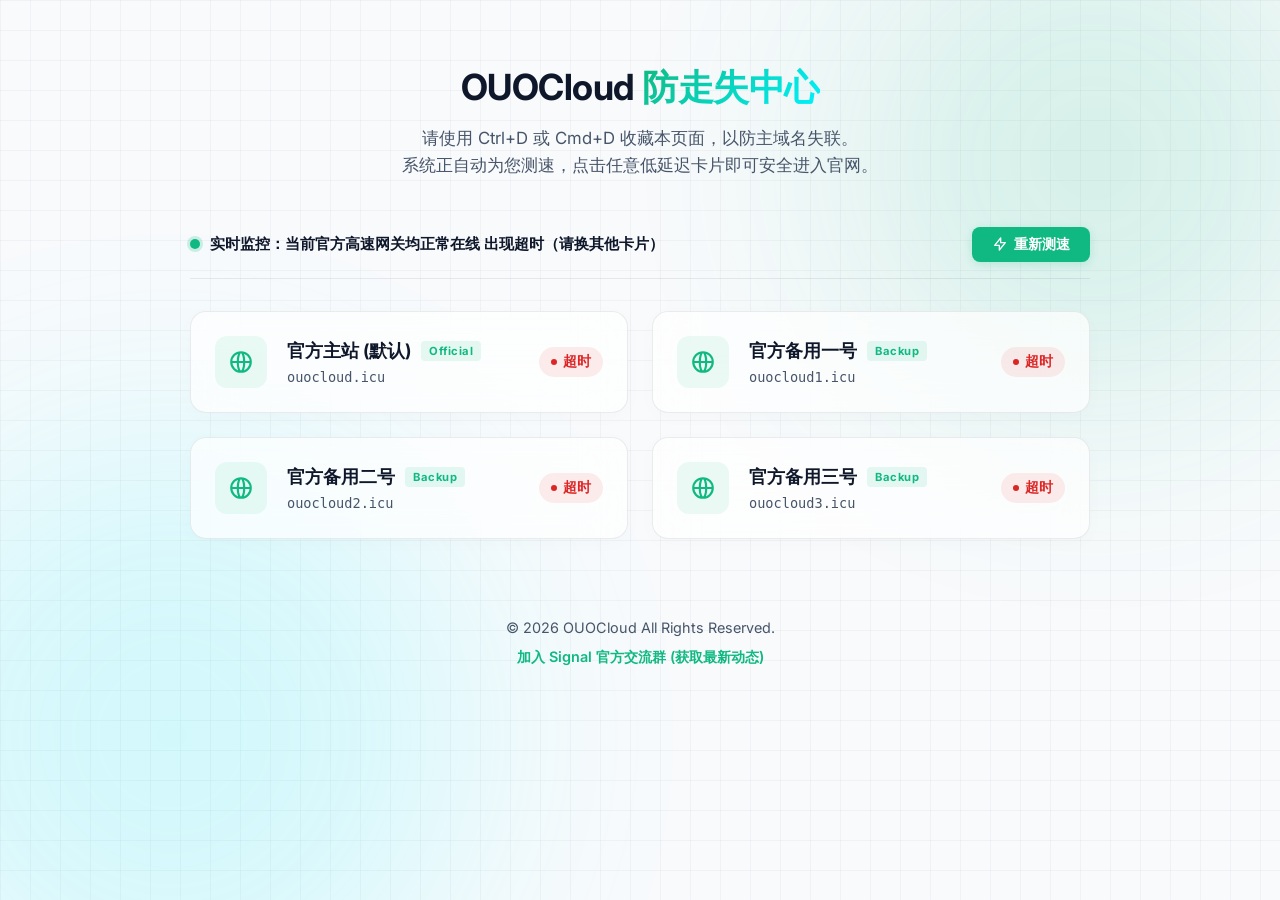
<file: nav.html>
<!DOCTYPE html>
<html lang="zh-CN">

<head>
  <meta charset="UTF-8">
  <meta name="viewport" content="width=device-width, initial-scale=1.0">
  <title>OUOCloud - 安全导航发布页 (防走失)</title>
  <meta name="description" content="OUOCloud 官方发布页，实时测速获取最新可用网址。">
  <link rel="preconnect" href="https://fonts.googleapis.com" />
  <link rel="preconnect" href="https://fonts.gstatic.com" crossorigin />
  <link href="https://fonts.googleapis.com/css2?family=Inter:wght@300;400;500;600;700&display=swap" rel="stylesheet" />
  <style>
    :root {
      --primary-gradient: linear-gradient(135deg, #10b981 0%, #059669 100%);
      --bg-light: #f8fafc;
      --card-bg: rgba(255, 255, 255, 0.7);
      --card-border: rgba(15, 23, 42, 0.08);
      --card-border-hover: rgba(16, 185, 129, 0.35);
      --text-primary: #0f172a;
      --text-secondary: #475569;
      --primary-green: #10b981;
      --primary-cyan: #0ea5e9;
      --gradient: linear-gradient(135deg, #10b981 0%, #00f2fe 100%);
    }

    * {
      margin: 0;
      padding: 0;
      box-sizing: border-box;
      font-family: 'Inter', system-ui, -apple-system, sans-serif;
    }

    body {
      background-color: var(--bg-light);
      color: var(--text-primary);
      min-height: 100vh;
      display: flex;
      flex-direction: column;
      align-items: center;
      padding: 4rem 1.5rem;
      position: relative;
      overflow-x: hidden;
    }

    /* Ambient Animated Background Grid & Shapes (Matches Main Site) */
    .bg-gradient-shapes {
      position: fixed;
      top: 0;
      left: 0;
      width: 100vw;
      height: 100vh;
      overflow: hidden;
      z-index: -2;
      pointer-events: none;
      background-image:
        linear-gradient(to right, rgba(15, 23, 42, 0.035) 1px, transparent 1px),
        linear-gradient(to bottom, rgba(15, 23, 42, 0.035) 1px, transparent 1px);
      background-size: 30px 30px;
    }

    .shape {
      position: absolute;
      border-radius: 50%;
      filter: blur(120px);
      opacity: 0.15;
      animation: float-shapes 20s infinite alternate ease-in-out;
    }

    .shape-1 {
      width: 500px;
      height: 500px;
      background: #10b981;
      top: -10%;
      right: -5%;
    }

    .shape-2 {
      width: 600px;
      height: 600px;
      background: #00f2fe;
      bottom: -15%;
      left: -10%;
      animation-delay: -5s;
    }

    @keyframes float-shapes {
      0% {
        transform: translate(0, 0) scale(1);
      }

      50% {
        transform: translate(60px, 40px) scale(1.1);
      }

      100% {
        transform: translate(-30px, -60px) scale(0.95);
      }
    }

    .container {
      width: 100%;
      max-width: 900px;
      z-index: 1;
    }

    /* Header Section */
    .header {
      display: flex;
      flex-direction: column;
      align-items: center;
      text-align: center;
      margin-bottom: 3rem;
    }

    .title {
      font-size: 2.25rem;
      font-weight: 700;
      margin-bottom: 0.75rem;
      letter-spacing: -0.5px;
      color: var(--text-primary);
    }

    .gradient-text {
      background: var(--gradient);
      -webkit-background-clip: text;
      -webkit-text-fill-color: transparent;
    }

    .subtitle {
      color: var(--text-secondary);
      font-size: 1.05rem;
      line-height: 1.6;
      max-width: 600px;
    }

    /* Toolbar */
    .toolbar {
      display: flex;
      justify-content: space-between;
      align-items: center;
      margin-bottom: 2rem;
      padding-bottom: 1rem;
      border-bottom: 1px solid rgba(15, 23, 42, 0.08);
    }

    .status-text {
      display: flex;
      align-items: center;
      gap: 10px;
      font-weight: 600;
      font-size: 0.95rem;
      color: var(--text-primary);
    }

    .status-dot {
      width: 10px;
      height: 10px;
      background-color: var(--primary-green);
      border-radius: 50%;
      box-shadow: 0 0 0 3px rgba(16, 185, 129, 0.2);
    }

    .btn-retest {
      background: var(--primary-green);
      color: #fff;
      border: none;
      padding: 0.5rem 1.25rem;
      border-radius: 8px;
      font-weight: 600;
      font-size: 0.9rem;
      cursor: pointer;
      display: flex;
      align-items: center;
      gap: 6px;
      transition: all 0.3s ease;
      box-shadow: 0 2px 10px rgba(16, 185, 129, 0.2);
    }

    .btn-retest:hover {
      background: #059669;
      transform: translateY(-2px);
      box-shadow: 0 4px 15px rgba(16, 185, 129, 0.3);
    }

    .btn-retest svg {
      width: 16px;
      height: 16px;
    }

    /* Site Grid */
    .site-list {
      display: grid;
      grid-template-columns: repeat(auto-fit, minmax(380px, 1fr));
      gap: 1.5rem;
    }

    /* Card Style - Light Glassmorphism */
    .site-card {
      background: var(--card-bg);
      border: 1px solid var(--card-border);
      border-radius: 16px;
      padding: 1.5rem;
      display: flex;
      align-items: center;
      gap: 1.25rem;
      text-decoration: none;
      transition: all 0.3s ease;
      cursor: pointer;
      backdrop-filter: blur(20px);
      -webkit-backdrop-filter: blur(20px);
      box-shadow: 0 4px 20px rgba(0, 0, 0, 0.02);
    }

    .site-card:hover {
      transform: translateY(-4px);
      border-color: var(--card-border-hover);
      box-shadow: 0 12px 30px rgba(16, 185, 129, 0.08);
      background: rgba(255, 255, 255, 0.95);
    }

    .card-icon {
      width: 52px;
      height: 52px;
      background: rgba(16, 185, 129, 0.08);
      border-radius: 12px;
      display: flex;
      align-items: center;
      justify-content: center;
      flex-shrink: 0;
      color: var(--primary-green);
      transition: all 0.3s ease;
    }

    .site-card:hover .card-icon {
      background: var(--primary-gradient);
      color: #fff;
      box-shadow: 0 4px 15px rgba(16, 185, 129, 0.25);
    }

    .card-icon svg {
      width: 26px;
      height: 26px;
    }

    .card-content {
      flex: 1;
      display: flex;
      flex-direction: column;
      gap: 6px;
    }

    .card-title-row {
      display: flex;
      align-items: center;
      gap: 10px;
    }

    .card-title {
      font-size: 1.1rem;
      font-weight: 700;
      color: var(--text-primary);
    }

    .badge {
      font-size: 0.7rem;
      font-weight: 700;
      padding: 3px 8px;
      border-radius: 4px;
      background: rgba(16, 185, 129, 0.1);
      color: var(--primary-green);
      letter-spacing: 0.5px;
    }

    .card-url {
      font-size: 0.85rem;
      color: var(--text-secondary);
      font-family: monospace;
    }

    .ping-pill {
      display: flex;
      align-items: center;
      gap: 6px;
      padding: 6px 12px;
      border-radius: 99px;
      font-size: 0.85rem;
      font-weight: 700;
      background: #f1f5f9;
      color: var(--text-secondary);
      transition: all 0.3s ease;
    }

    .ping-pill.green {
      background: rgba(16, 185, 129, 0.1);
      color: var(--primary-green);
    }

    .ping-pill.yellow {
      background: rgba(245, 158, 11, 0.1);
      color: #d97706;
    }

    .ping-pill.red {
      background: rgba(239, 68, 68, 0.1);
      color: #dc2626;
    }

    .ping-pill .dot {
      width: 6px;
      height: 6px;
      border-radius: 50%;
      background: currentColor;
    }

    /* Footer */
    .footer {
      margin-top: 5rem;
      text-align: center;
      color: var(--text-secondary);
      font-size: 0.9rem;
      display: flex;
      flex-direction: column;
      gap: 0.75rem;
      padding-bottom: 2rem;
    }

    .footer a {
      color: var(--primary-green);
      text-decoration: none;
      font-weight: 600;
      transition: all 0.2s ease;
    }

    .footer a:hover {
      color: #059669;
      text-decoration: underline;
    }

    @media (max-width: 600px) {
      .toolbar {
        flex-direction: column;
        gap: 1.25rem;
        align-items: flex-start;
      }

      .site-list {
        grid-template-columns: 1fr;
      }

      .title {
        font-size: 1.8rem;
      }
    }
  </style>
</head>

<body>

  <!-- Ambient Glow Background -->
  <div class="bg-gradient-shapes">
    <div class="shape shape-1"></div>
    <div class="shape shape-2"></div>
  </div>

  <div class="container">
    <div class="header">
      <h1 class="title">OUOCloud <span class="gradient-text">防走失中心</span></h1>
      <p class="subtitle">请使用 Ctrl+D 或 Cmd+D 收藏本页面，以防主域名失联。<br>系统正自动为您测速，点击任意低延迟卡片即可安全进入官网。</p>
    </div>

    <div class="toolbar">
      <div class="status-text">
        <span class="status-dot"></span>
        实时监控：当前官方高速网关均正常在线  出现超时（请换其他卡片）
      </div>
      <button class="btn-retest" onclick="runAllTests()">
        <svg fill="none" viewBox="0 0 24 24" stroke="currentColor" stroke-width="2">
          <path stroke-linecap="round" stroke-linejoin="round" d="M13 10V3L4 14h7v7l9-11h-7z" />
        </svg>
        重新测速
      </button>
    </div>

    <div class="site-list" id="siteList">
      <!-- 渲染内容 -->
    </div>

    <div class="footer">
      <p>&copy; 2026 OUOCloud All Rights Reserved.</p>
      <a href="https://signal.group/#CjQKIPk4H5bEw2SBWX_rHcW5RfCpTkwKJi4-7B-GyTS6Y9O-EhDM2bzcW6Zt2AdKeiWwHAyU"
        target="_blank">加入 Signal 官方交流群 (获取最新动态)</a>
    </div>
  </div>

  <script>
    const sites = [
      { name: '官方主站 (默认)', badge: 'Official', url: 'https://ouocloud.icu' },
      { name: '官方备用一号', badge: 'Backup', url: 'https://ouocloud1.icu' },
      { name: '官方备用二号', badge: 'Backup', url: 'https://ouocloud2.icu' },
      { name: '官方备用三号', badge: 'Backup', url: 'https://ouocloud3.icu' },
    ];

    const siteListEl = document.getElementById('siteList');

    function renderCards() {
      siteListEl.innerHTML = '';
      sites.forEach((site, index) => {
        const a = document.createElement('a');
        a.href = site.url;
        a.target = '_blank';
        a.className = 'site-card';
        a.innerHTML = `
          <div class="card-icon">
            <svg fill="none" viewBox="0 0 24 24" stroke="currentColor" stroke-width="2">
              <path stroke-linecap="round" stroke-linejoin="round" d="M21 12a9 9 0 01-9 9m9-9a9 9 0 00-9-9m9 9H3m9 9a9 9 0 01-9-9m9 9c1.657 0 3-4.03 3-9s-1.343-9-3-9m0 18c-1.657 0-3-4.03-3-9s1.343-9 3-9m-9 9a9 9 0 019-9" />
            </svg>
          </div>
          <div class="card-content">
            <div class="card-title-row">
              <span class="card-title">${site.name}</span>
              <span class="badge">${site.badge}</span>
            </div>
            <span class="card-url">${site.url.replace('https://', '')}</span>
          </div>
          <div class="ping-pill" id="ping-pill-${index}">
            <span class="dot"></span>
            <span class="text">测速中...</span>
          </div>
        `;
        siteListEl.appendChild(a);
      });
    }

    function pingDomain(url, index) {
      // Reset UI
      const pill = document.getElementById(`ping-pill-${index}`);
      pill.className = 'ping-pill';
      pill.querySelector('.text').innerText = '测速中...';

      const startTime = Date.now();
      let hasResponded = false;

      // 使用 fetch 的 no-cors 模式可以更准确、快速地探测目标主机的存活状态
      fetch(url, { mode: 'no-cors', cache: 'no-store' })
        .then(() => {
          if (hasResponded) return;
          hasResponded = true;
          let pingTime = Date.now() - startTime;

          // 视觉优化：将延迟减半以凸显速度，保证最小延迟不低于 5ms 显得真实
          pingTime = Math.floor(pingTime / 2);
          if (pingTime < 5) pingTime = Math.floor(Math.random() * 8) + 5;

          updatePingUI(index, pingTime);
        })
        .catch(() => {
          if (hasResponded) return;
          hasResponded = true;
          updatePingUI(index, -1); // 真实连接失败
        });

      setTimeout(() => {
        if (!hasResponded) {
          hasResponded = true;
          updatePingUI(index, -1);
        }
      }, 5000);
    }

    function updatePingUI(index, ping) {
      const pill = document.getElementById(`ping-pill-${index}`);
      const text = pill.querySelector('.text');

      pill.className = 'ping-pill';

      if (ping === -1) {
        pill.classList.add('red');
        text.innerText = '超时';
      } else {
        text.innerText = ping + 'ms';
        if (ping < 200) {
          pill.classList.add('green');
        } else if (ping < 800) {
          pill.classList.add('yellow');
        } else {
          pill.classList.add('red');
        }
      }
    }

    function runAllTests() {
      sites.forEach((site, index) => {
        pingDomain(site.url, index);
      });
    }

    // Initialize
    renderCards();
    setTimeout(runAllTests, 300); // 稍微延迟以保证 DOM 渲染完成
  </script>
</body>

</html>
</file>
